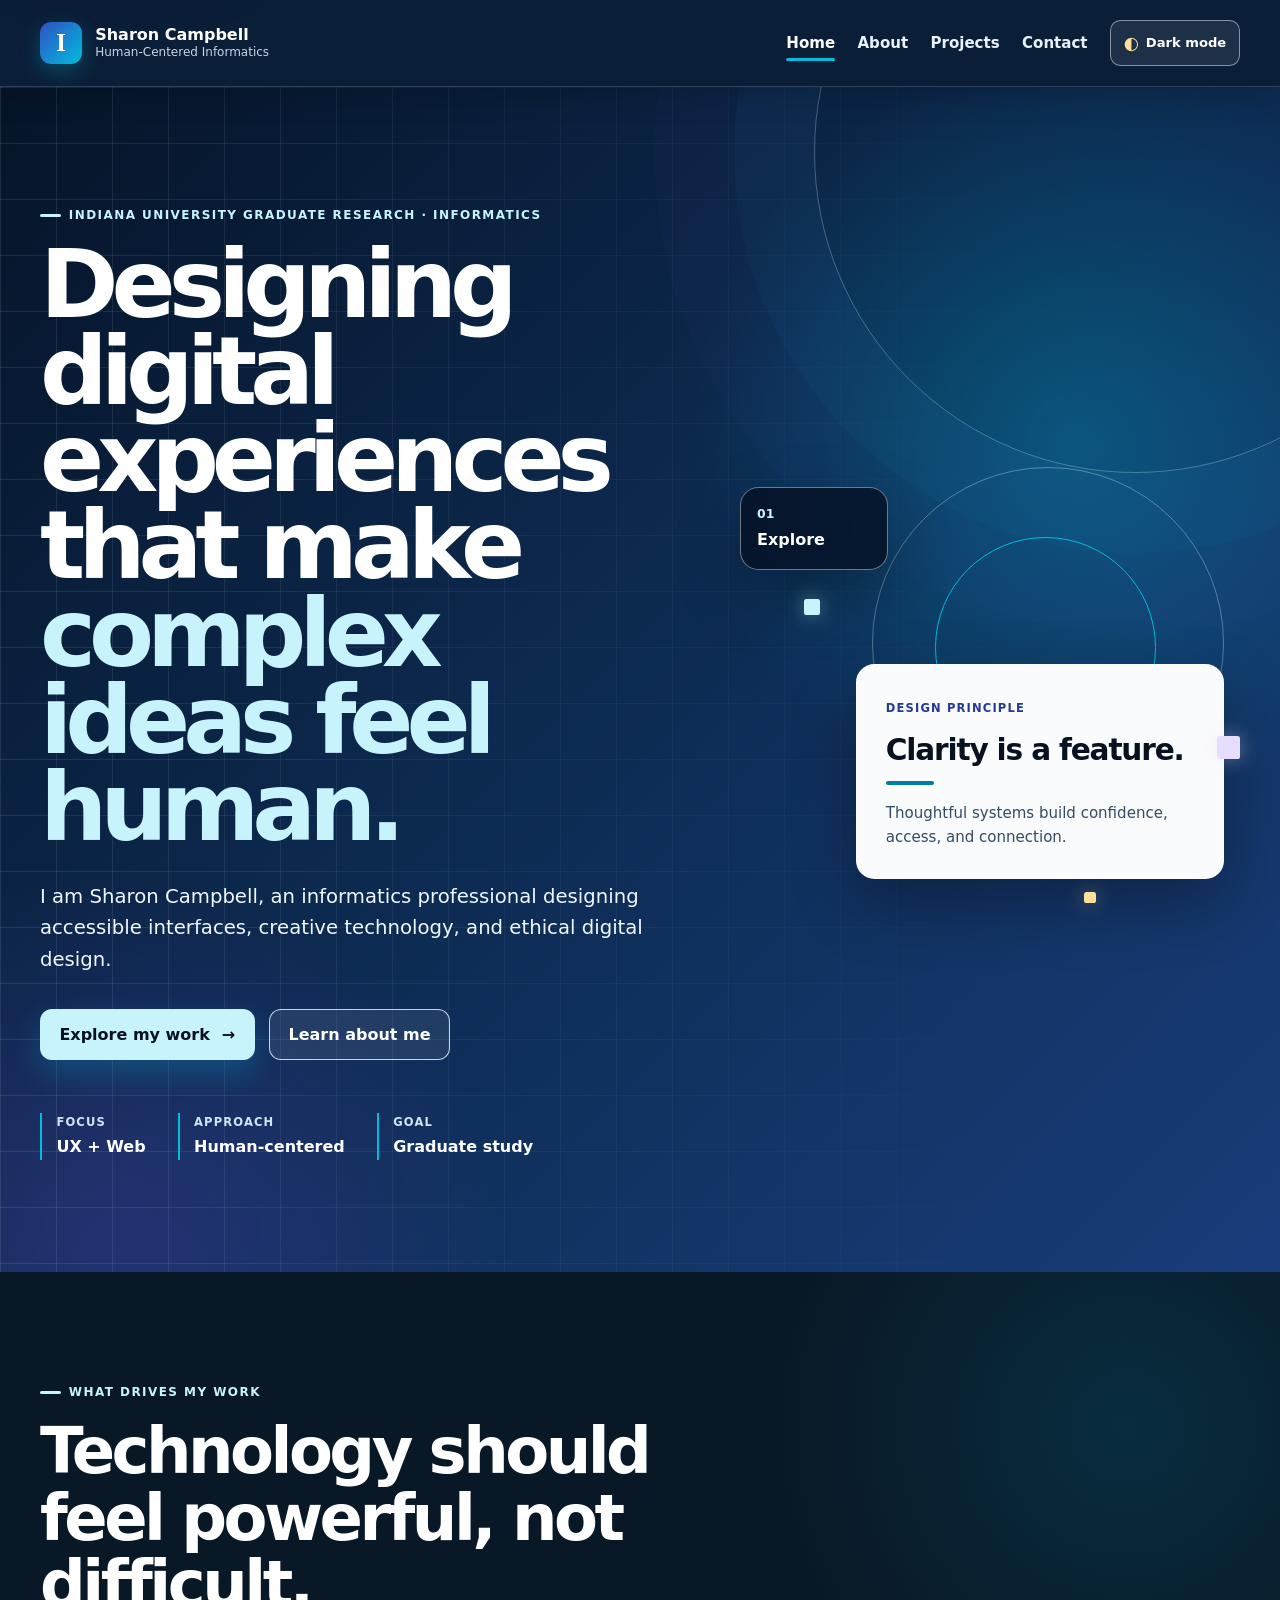
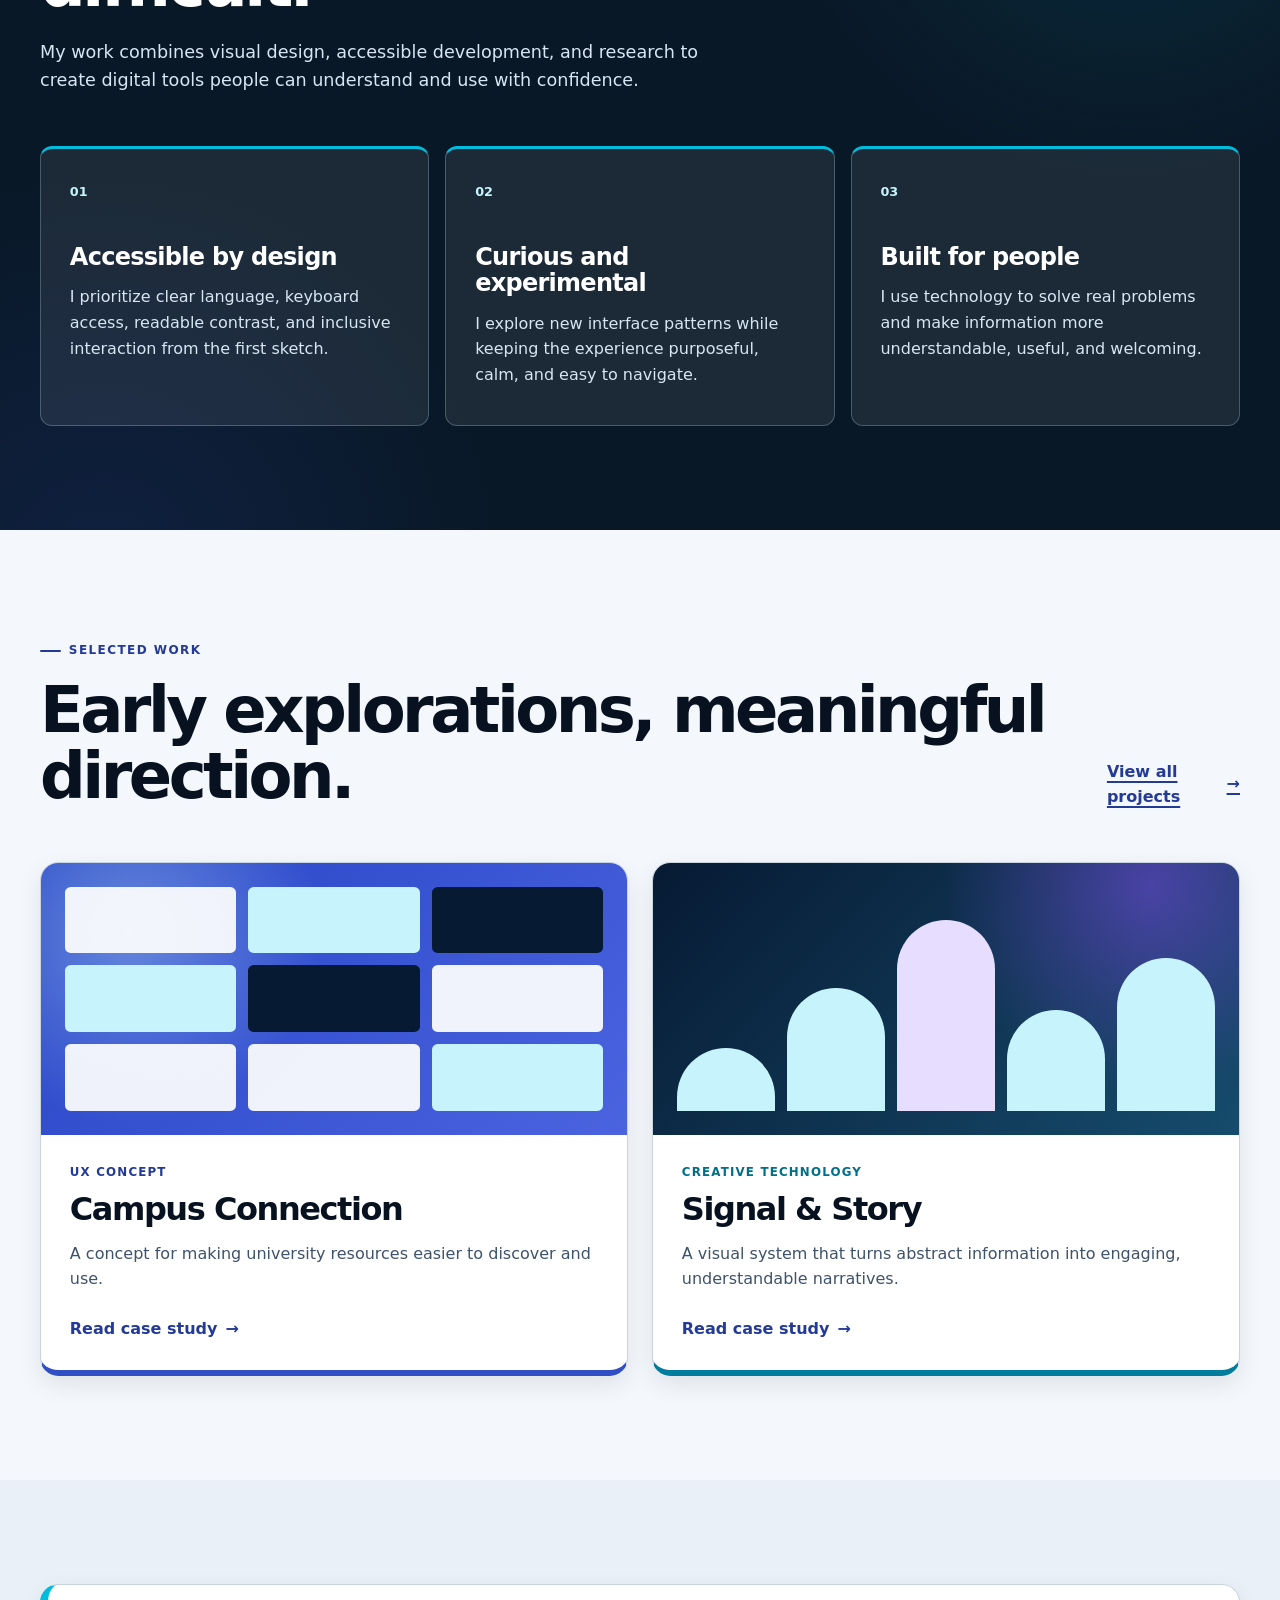
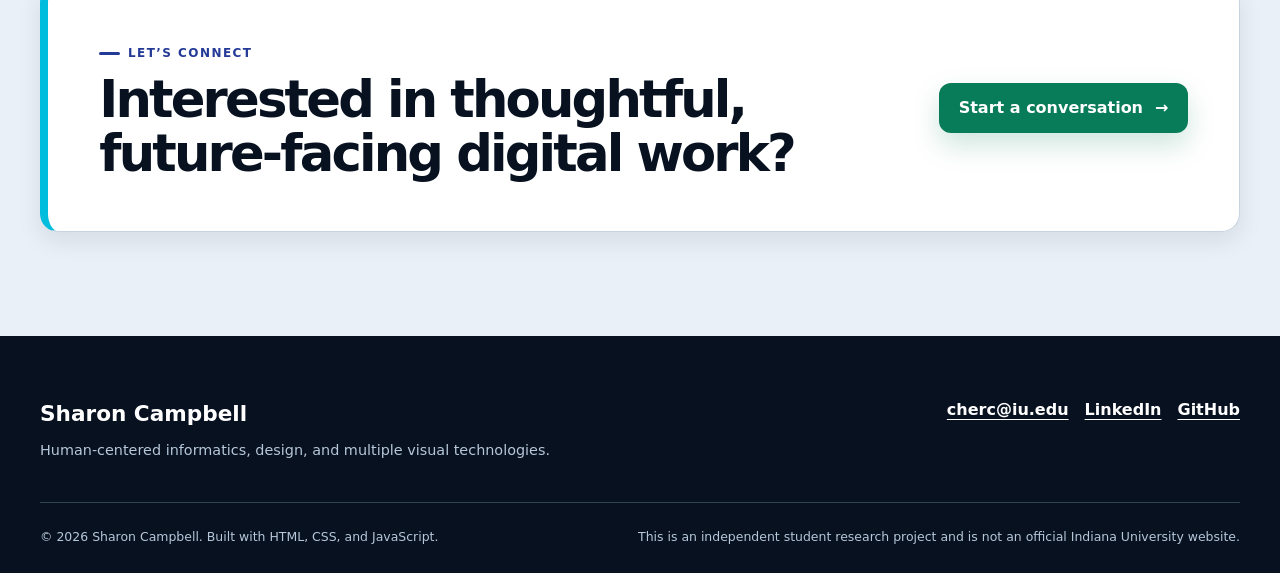
<file: index.html>
<!DOCTYPE html>
<html lang="en">

    <head>
        <meta charset="UTF-8">
        <meta name="viewport" content="width=device-width, initial-scale=1">
        <meta name="description"
            content="A graduate-school portfolio showcasing human-centered informatics, web design, and creative technology projects.">
        <meta name="theme-color" content="#990000">
        <title>Portfolio | Human-Centered Informatics</title>

        <link rel="stylesheet" href="css/styles.css">
        <script src="js/main.js" defer></script>
    </head>

    <body>
        <a class="skip-link" href="#main-content">Skip to main content</a>

        <header class="site-header">
            <div class="container header-inner">
                <a class="brand" href="index.html" aria-label="Portfolio home">
                    <span class="brand-mark" aria-hidden="true">I</span>
                    <span class="brand-text">
                        <span class="brand-name">Sharon Campbell</span>
                        <span class="brand-role">Human-Centered Informatics</span>
                    </span>
                </a>

                <button class="menu-button" type="button" aria-expanded="false" aria-controls="primary-navigation">
                    <span class="sr-only">Open navigation menu</span>
                    <span class="menu-icon" aria-hidden="true"></span>
                </button>

                <nav id="primary-navigation" class="primary-navigation" aria-label="Primary navigation">
                    <ul>
                        <li><a class="active" href="index.html" aria-current="page">Home</a></li>
                        <li><a href="about.html">About</a></li>
                        <li><a href="projects.html">Projects</a></li>
                        <li><a href="contact.html">Contact</a></li>
                    </ul>

                    <button class="theme-button" type="button" aria-pressed="false">
                        <span class="theme-icon" aria-hidden="true">◐</span>
                        <span class="theme-label">Color mode</span>
                    </button>
                </nav>
            </div>
        </header>

        <main id="main-content">
            <section class="hero">
                <div class="container hero-grid">
                    <div class="hero-content">
                        <p class="eyebrow">Indiana University Graduate Research · Informatics</p>

                        <h1>
                            Designing digital experiences that make
                            <span>complex ideas feel human.</span>
                        </h1>

                        <p class="hero-intro">
                            I am Sharon Campbell, an informatics professional designing
                            accessible interfaces, creative technology, and ethical digital design.
                        </p>

                        <div class="hero-actions">
                            <a class="button button-primary" href="projects.html">
                                Explore my work
                                <span aria-hidden="true">→</span>
                            </a>

                            <a class="button button-secondary" href="about.html">
                                Learn about me
                            </a>
                        </div>

                        <dl class="hero-stats" aria-label="Portfolio highlights">
                            <div>
                                <dt>Focus</dt>
                                <dd>UX + Web</dd>
                            </div>
                            <div>
                                <dt>Approach</dt>
                                <dd>Human-centered</dd>
                            </div>
                            <div>
                                <dt>Goal</dt>
                                <dd>Graduate study</dd>
                            </div>
                        </dl>
                    </div>

                    <div class="hero-art" aria-hidden="true">
                        <div class="orbit orbit-one"></div>
                        <div class="orbit orbit-two"></div>
                        <div class="hero-card hero-card-main">
                            <span class="card-label">Design principle</span>
                            <strong>Clarity is a feature.</strong>
                            <span class="card-line"></span>
                            <p>Thoughtful systems build confidence, access, and connection.</p>
                        </div>
                        <div class="hero-card hero-card-small">
                            <span>01</span>
                            <strong>Explore</strong>
                        </div>
                        <div class="pixel pixel-one"></div>
                        <div class="pixel pixel-two"></div>
                        <div class="pixel pixel-three"></div>
                    </div>
                </div>
            </section>

            <section class="section section-dark">
                <div class="container">
                    <div class="section-heading">
                        <p class="eyebrow">What drives my work</p>
                        <h2>Technology should feel powerful, not difficult.</h2>
                        <p>
                            My work combines visual design, accessible development, and research
                            to create digital tools people can understand and use with confidence.
                        </p>
                    </div>

                    <div class="values-grid">
                        <article class="value-card">
                            <span class="value-number" aria-hidden="true">01</span>
                            <h3>Accessible by design</h3>
                            <p>
                                I prioritize clear language, keyboard access, readable contrast,
                                and inclusive interaction from the first sketch.
                            </p>
                        </article>

                        <article class="value-card">
                            <span class="value-number" aria-hidden="true">02</span>
                            <h3>Curious and experimental</h3>
                            <p>
                                I explore new interface patterns while keeping the experience
                                purposeful, calm, and easy to navigate.
                            </p>
                        </article>

                        <article class="value-card">
                            <span class="value-number" aria-hidden="true">03</span>
                            <h3>Built for people</h3>
                            <p>
                                I use technology to solve real problems and make information more
                                understandable, useful, and welcoming.
                            </p>
                        </article>
                    </div>
                </div>
            </section>

            <section class="section featured-projects">
                <div class="container">
                    <div class="section-heading section-heading-row">
                        <div>
                            <p class="eyebrow">Selected work</p>
                            <h2>Early explorations, meaningful direction.</h2>
                        </div>

                        <a class="text-link" href="projects.html">
                            View all projects
                            <span aria-hidden="true">→</span>
                        </a>
                    </div>

                    <div class="projects-grid">
                        <article class="project-card project-card-crimson">
                            <div class="project-visual visual-grid" aria-hidden="true">
                                <span></span>
                                <span></span>
                                <span></span>
                                <span></span>
                                <span></span>
                                <span></span>
                                <span></span>
                                <span></span>
                                <span></span>
                            </div>

                            <div class="project-content">
                                <p class="project-type">UX concept</p>
                                <h3>Campus Connection</h3>
                                <p>
                                    A concept for making university resources easier
                                    to discover and use.
                                </p>
                                <a href="projects.html" class="project-link">
                                    Read case study
                                    <span aria-hidden="true">→</span>
                                </a>
                            </div>
                        </article>

                        <article class="project-card project-card-black">
                            <div class="project-visual visual-wave" aria-hidden="true">
                                <span></span>
                                <span></span>
                                <span></span>
                                <span></span>
                                <span></span>
                            </div>

                            <div class="project-content">
                                <p class="project-type">Creative technology</p>
                                <h3>Signal &amp; Story</h3>
                                <p>
                                    A visual system that turns abstract information into
                                    engaging, understandable narratives.
                                </p>
                                <a href="projects.html" class="project-link">
                                    Read case study
                                    <span aria-hidden="true">→</span>
                                </a>
                            </div>
                        </article>
                    </div>
                </div>
            </section>

            <section class="section callout">
                <div class="container callout-inner">
                    <div>
                        <p class="eyebrow">Let’s connect</p>
                        <h2>Interested in thoughtful, future-facing digital work?</h2>
                    </div>

                    <a class="button button-success" href="contact.html">
                        Start a conversation
                        <span aria-hidden="true">→</span>
                    </a>
                </div>
            </section>
        </main>

        <footer class="site-footer">
            <div class="container footer-inner">
                <div>
                    <a class="footer-brand" href="index.html">Sharon Campbell</a>
                    <p>Human-centered informatics, design, and multiple visual technologies.</p>
                </div>

                <div class="footer-links">
                    <a href="mailto:your-email@iu.edu">cherc@iu.edu</a>
                    <a href="https://www.linkedin.com/" target="_blank" rel="noopener noreferrer">
                        LinkedIn
                        <span class="sr-only">(opens in a new tab)</span>
                    </a>
                    <a href="https://github.com/" target="_blank" rel="noopener noreferrer">
                        GitHub
                        <span class="sr-only">(opens in a new tab)</span>
                    </a>
                </div>
            </div>

            <div class="container footer-bottom">
                <p>© <span id="current-year"></span> Sharon Campbell. Built with HTML, CSS, and JavaScript.</p>
                <p>This is an independent student research project and is not an official Indiana University website.
                </p>
            </div>
        </footer>
    </body>

</html>
</file>
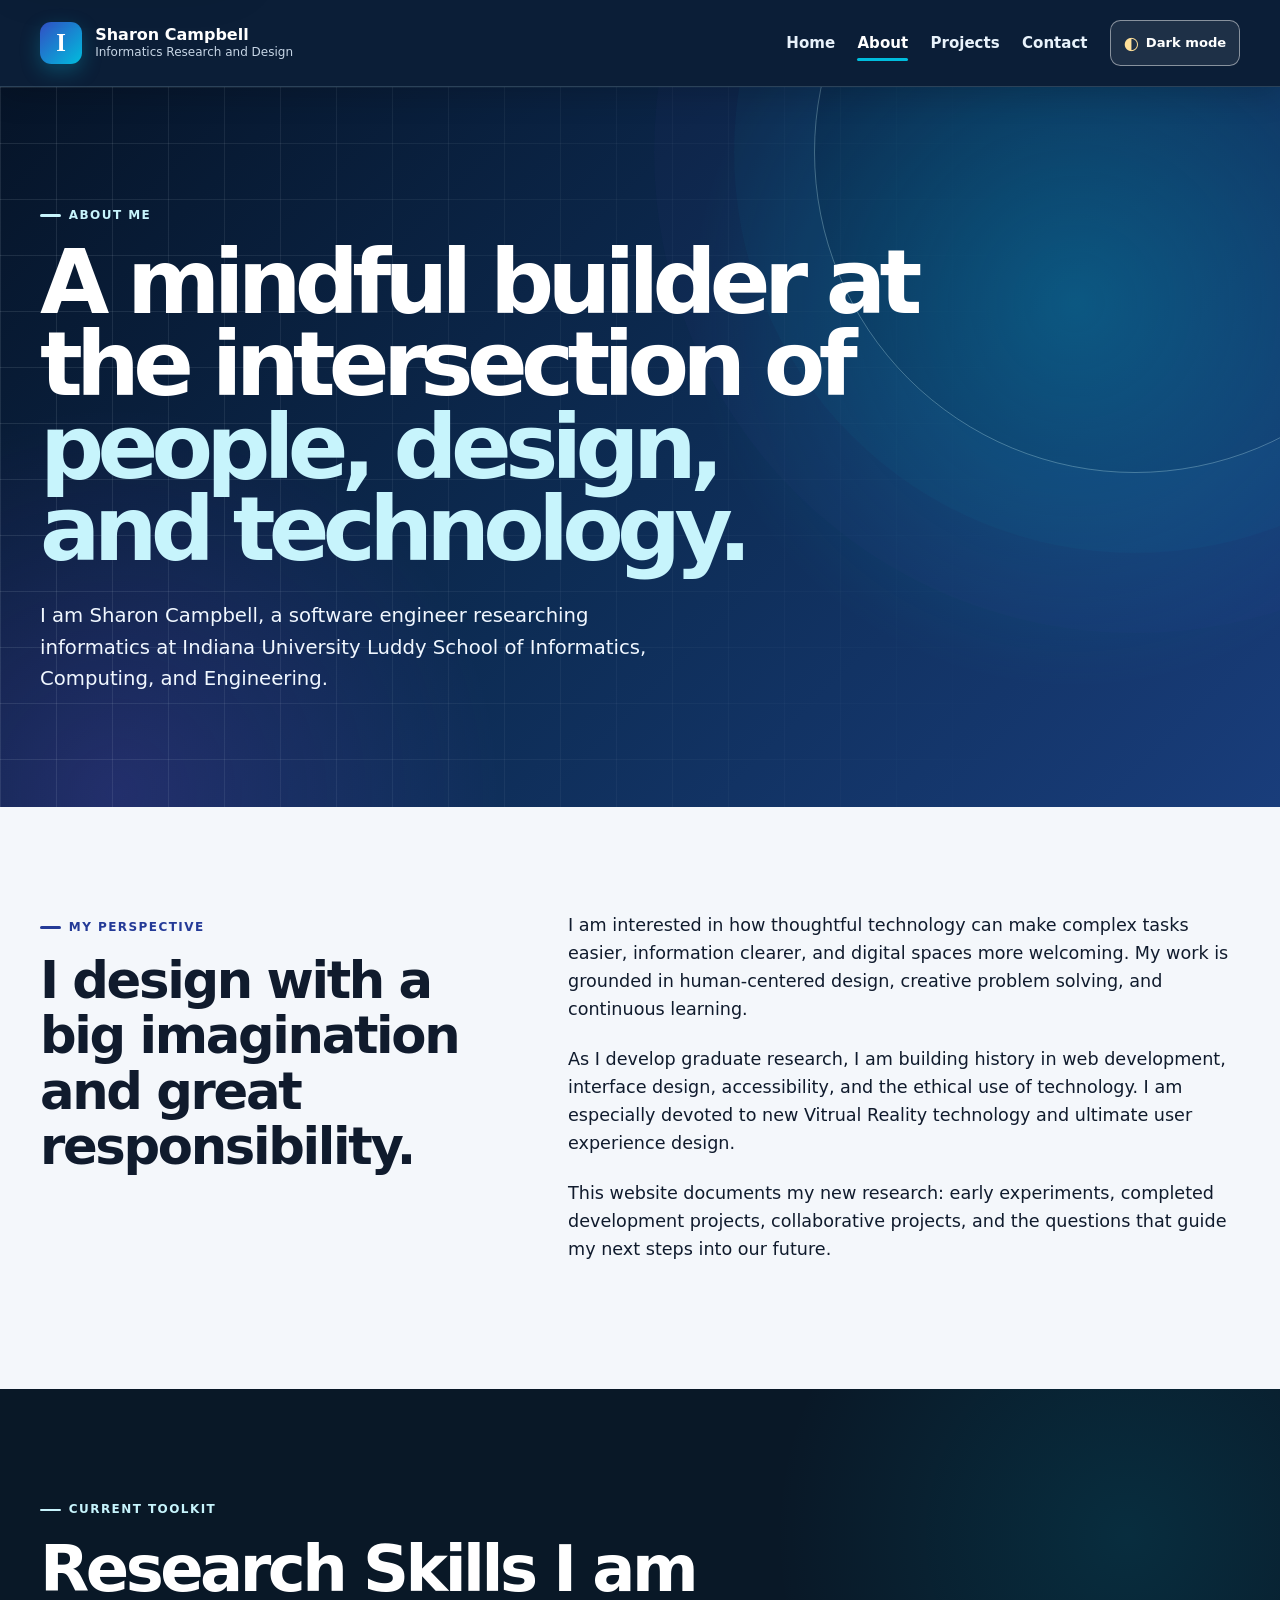
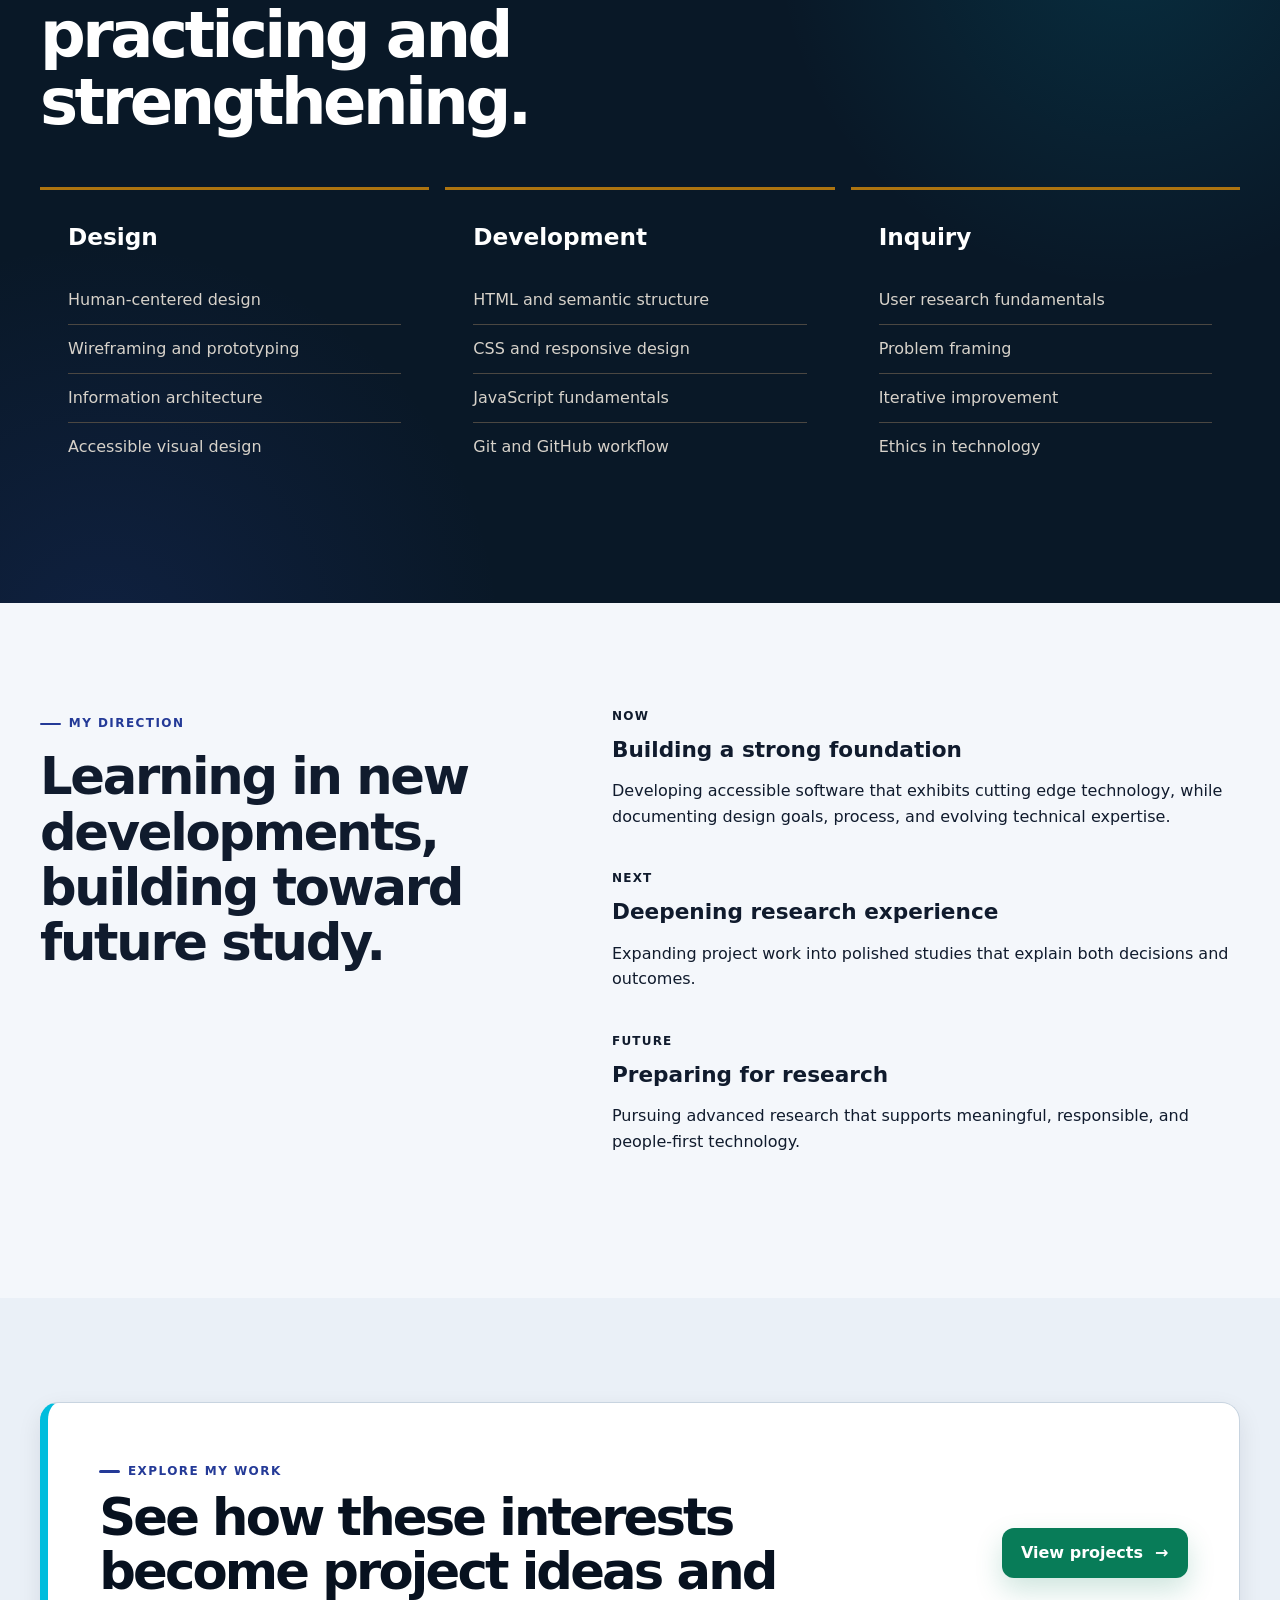
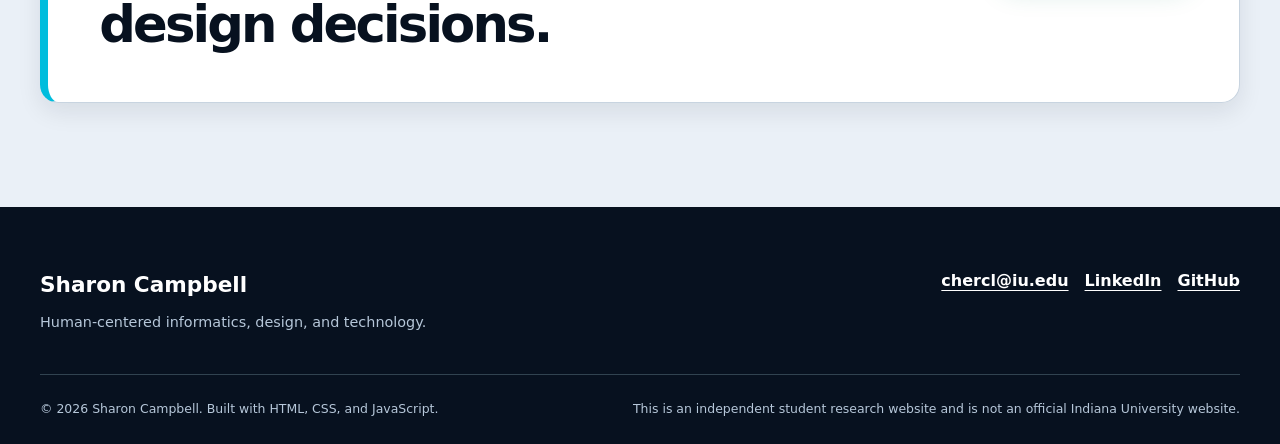
<file: about.html>
<!DOCTYPE html>
<html lang="en">

    <head>
        <meta charset="UTF-8">
        <meta name="viewport" content="width=device-width, initial-scale=1">
        <meta name="description"
            content="Learn about Sharon Campbell, a software engineer focused on accessible, human-centered digital experiences.">
        <meta name="theme-color" content="#990000">
        <title>About | Sharon Campbell</title>

        <link rel="stylesheet" href="css/styles.css">
        <script src="js/main.js" defer></script>
    </head>

    <body>
        <a class="skip-link" href="#main-content">Skip to main content</a>

        <header class="site-header">
            <div class="container header-inner">
                <a class="brand" href="index.html" aria-label="Portfolio home">
                    <span class="brand-mark" aria-hidden="true">I</span>
                    <span class="brand-text">
                        <span class="brand-name">Sharon Campbell</span>
                        <span class="brand-role">Informatics Research and Design</span>
                    </span>
                </a>

                <button class="menu-button" type="button" aria-expanded="false" aria-controls="primary-navigation">
                    <span class="sr-only">Open navigation menu</span>
                    <span class="menu-icon" aria-hidden="true"></span>
                </button>

                <nav id="primary-navigation" class="primary-navigation" aria-label="Primary navigation">
                    <ul>
                        <li><a href="index.html">Home</a></li>
                        <li><a class="active" href="about.html" aria-current="page">About</a></li>
                        <li><a href="projects.html">Projects</a></li>
                        <li><a href="contact.html">Contact</a></li>
                    </ul>

                    <button class="theme-button" type="button" aria-pressed="false">
                        <span class="theme-icon" aria-hidden="true">◐</span>
                        <span class="theme-label">Color mode</span>
                    </button>
                </nav>
            </div>
        </header>

        <main id="main-content">
            <section class="hero hero-page">
                <div class="container">
                    <p class="eyebrow">About me</p>

                    <h1>
                        A mindful builder at the intersection of
                        <span>people, design, and technology.</span>
                    </h1>

                    <p class="hero-intro">
                        I am Sharon Campbell, a software engineer researching informatics at Indiana University
                        Luddy School of Informatics, Computing, and Engineering.
                    </p>
                </div>
            </section>

            <section class="section">
                <div class="container about-grid">
                    <div>
                        <p class="eyebrow">My perspective</p>
                        <h2 class="about-heading">I design with a big imagination and great responsibility.</h2>
                    </div>

                    <div class="about-copy">
                        <p>
                            I am interested in how thoughtful technology can make complex tasks
                            easier, information clearer, and digital spaces more welcoming.
                            My work is grounded in human-centered design, creative problem
                            solving, and continuous learning.
                        </p>

                        <p>
                            As I develop graduate research, I am building history in web
                            development, interface design, accessibility, and the ethical use
                            of technology. I am especially devoted to new Vitrual Reality technology and ultimate user
                            experience design.
                        </p>

                        <p>
                            This website documents my new research: early experiments, completed
                            development projects, collaborative projects, and the questions that guide my
                            next steps into our future.
                        </p>
                    </div>
                </div>
            </section>

            <section class="section section-dark">
                <div class="container">
                    <div class="section-heading">
                        <p class="eyebrow">Current toolkit</p>
                        <h2>Research Skills I am practicing and strengthening.</h2>
                    </div>

                    <div class="skills-grid">
                        <article class="skill-card">
                            <h3>Design</h3>
                            <ul>
                                <li>Human-centered design</li>
                                <li>Wireframing and prototyping</li>
                                <li>Information architecture</li>
                                <li>Accessible visual design</li>
                            </ul>
                        </article>

                        <article class="skill-card">
                            <h3>Development</h3>
                            <ul>
                                <li>HTML and semantic structure</li>
                                <li>CSS and responsive design</li>
                                <li>JavaScript fundamentals</li>
                                <li>Git and GitHub workflow</li>
                            </ul>
                        </article>

                        <article class="skill-card">
                            <h3>Inquiry</h3>
                            <ul>
                                <li>User research fundamentals</li>
                                <li>Problem framing</li>
                                <li>Iterative improvement</li>
                                <li>Ethics in technology</li>
                            </ul>
                        </article>
                    </div>
                </div>
            </section>

            <section class="section">
                <div class="container timeline-layout">
                    <div>
                        <p class="eyebrow">My direction</p>
                        <h2 class="about-heading">Learning in new developments, building toward future study.</h2>
                    </div>

                    <ol class="timeline">
                        <li>
                            <span class="timeline-marker" aria-hidden="true"></span>
                            <div>
                                <p class="timeline-date">Now</p>
                                <h3>Building a strong foundation</h3>
                                <p>
                                    Developing accessible software that exhibits cutting edge technology, while
                                    documenting design
                                    goals, process, and evolving technical expertise.
                                </p>
                            </div>
                        </li>

                        <li>
                            <span class="timeline-marker" aria-hidden="true"></span>
                            <div>
                                <p class="timeline-date">Next</p>
                                <h3>Deepening research experience</h3>
                                <p>
                                    Expanding project work into polished studies
                                    that explain both decisions and outcomes.
                                </p>
                            </div>
                        </li>

                        <li>
                            <span class="timeline-marker" aria-hidden="true"></span>
                            <div>
                                <p class="timeline-date">Future</p>
                                <h3>Preparing for research</h3>
                                <p>
                                    Pursuing advanced research that supports meaningful, responsible,
                                    and people-first technology.
                                </p>
                            </div>
                        </li>
                    </ol>
                </div>
            </section>

            <section class="section callout">
                <div class="container callout-inner">
                    <div>
                        <p class="eyebrow">Explore my work</p>
                        <h2>See how these interests become project ideas and design decisions.</h2>
                    </div>

                    <a class="button button-success" href="projects.html">
                        View projects
                        <span aria-hidden="true">→</span>
                    </a>
                </div>
            </section>
        </main>

        <footer class="site-footer">
            <div class="container footer-inner">
                <div>
                    <a class="footer-brand" href="index.html">Sharon Campbell</a>
                    <p>Human-centered informatics, design, and technology.</p>
                </div>

                <div class="footer-links">
                    <a href="mailto:your-email@iu.edu">chercl@iu.edu</a>
                    <a href="https://www.linkedin.com/" target="_blank" rel="noopener noreferrer">
                        LinkedIn
                        <span class="sr-only">(opens in a new tab)</span>
                    </a>
                    <a href="https://github.com/" target="_blank" rel="noopener noreferrer">
                        GitHub
                        <span class="sr-only">(opens in a new tab)</span>
                    </a>
                </div>
            </div>

            <div class="container footer-bottom">
                <p>© <span id="current-year"></span> Sharon Campbell. Built with HTML, CSS, and JavaScript.</p>
                <p>This is an independent student research website and is not an official Indiana University website.
                </p>
            </div>
        </footer>
    </body>

</html>
</file>
<file: css/styles.css>
:root {
    /* Core light-surface palette */
    --page: #f4f7fb;
    --surface: #ffffff;
    --surface-soft: #eaf0f7;
    --surface-blue: #e8f6fb;

    /* Dark ink palette */
    --ink: #101b2d;
    --ink-strong: #07111f;
    --ink-muted: #3e526c;
    --ink-subtle: #60738c;

    /* Brand and accent palette */
    --navy: #071a33;
    --navy-2: #102b55;
    --indigo: #314fc4;
    --indigo-dark: #243a97;
    --cyan: #007d9d;
    --cyan-bright: #00bddd;
    --cyan-pale: #c7f4fc;
    --violet: #6f4ad9;
    --violet-pale: #e7ddff;
    --gold: #ad7410;
    --gold-pale: #ffe09a;
    --green: #087c58;
    --green-dark: #056446;

    /* Shared foundation */
    --white: #ffffff;
    --border: #c8d4e0;
    --border-strong: #91a8bd;

    --font-sans: Inter, ui-sans-serif, system-ui, -apple-system, BlinkMacSystemFont,
        "Segoe UI", Arial, Helvetica, sans-serif;

    --shadow-sm: 0 0.55rem 1.5rem rgba(7, 17, 31, 0.09);
    --shadow: 0 1.3rem 3.4rem rgba(7, 17, 31, 0.15);
    --shadow-strong: 0 1.5rem 4rem rgba(0, 0, 0, 0.3);

    --radius-sm: 0.75rem;
    --radius: 1.15rem;
    --max-width: 75rem;
    --transition: 180ms ease;
}

/*
  Dark mode changes only surface variables. Component-level color rules
  below retain intentional contrast on the hero, header, footer, and cards.
*/
body.dark-mode {
    --page: #081322;
    --surface: #102139;
    --surface-soft: #142b46;
    --surface-blue: #12364b;

    --ink: #edf5fc;
    --ink-strong: #ffffff;
    --ink-muted: #c5d3e1;
    --ink-subtle: #9cb1c5;

    --border: #35516e;
    --border-strong: #5c7896;

    --shadow-sm: 0 0.55rem 1.5rem rgba(0, 0, 0, 0.28);
    --shadow: 0 1.3rem 3.4rem rgba(0, 0, 0, 0.38);
    --shadow-strong: 0 1.5rem 4rem rgba(0, 0, 0, 0.55);
}

* {
    box-sizing: border-box;
}

html {
    scroll-behavior: smooth;
}

body {
    min-width: 20rem;
    margin: 0;
    color: var(--ink);
    background: var(--page);
    font-family: var(--font-sans);
    font-size: 1rem;
    line-height: 1.6;
}

img {
    display: block;
    max-width: 100%;
}

a {
    color: inherit;
}

button,
input,
textarea {
    font: inherit;
}

button {
    cursor: pointer;
}

:focus-visible {
    outline: 0.25rem solid var(--gold-pale);
    outline-offset: 0.25rem;
}

.sr-only {
    position: absolute;
    width: 0.0625rem;
    height: 0.0625rem;
    padding: 0;
    margin: -0.0625rem;
    overflow: hidden;
    clip: rect(0, 0, 0, 0);
    white-space: nowrap;
    border: 0;
}

.skip-link {
    position: fixed;
    z-index: 1000;
    top: 1rem;
    left: 1rem;
    padding: 0.75rem 1rem;
    border-radius: 0.5rem;
    color: var(--ink-strong);
    background: var(--gold-pale);
    box-shadow: var(--shadow);
    font-weight: 850;
    text-decoration: none;
    transform: translateY(-220%);
    transition: transform var(--transition);
}

.skip-link:focus {
    transform: translateY(0);
}

.container {
    width: min(100% - 2.5rem, var(--max-width));
    margin-inline: auto;
}

.section {
    padding: 6.5rem 0;
}

.eyebrow {
    display: inline-flex;
    align-items: center;
    gap: 0.5rem;
    margin: 0 0 1rem;
    color: var(--indigo-dark);
    font-size: 0.75rem;
    font-weight: 850;
    letter-spacing: 0.12em;
    text-transform: uppercase;
}

.eyebrow::before {
    width: 1.3rem;
    height: 0.15rem;
    border-radius: 10rem;
    background: currentColor;
    content: "";
}

.section-heading {
    max-width: 46rem;
    margin-bottom: 3.25rem;
}

.section-heading h2,
.callout h2 {
    margin: 0;
    color: var(--ink-strong);
    font-size: clamp(2.15rem, 5vw, 4rem);
    line-height: 1.04;
    letter-spacing: -0.055em;
}

.section-heading>p:last-child {
    max-width: 42rem;
    margin: 1.25rem 0 0;
    color: var(--ink-muted);
    font-size: 1.1rem;
}

.section-heading-row {
    display: flex;
    align-items: end;
    justify-content: space-between;
    gap: 2rem;
    max-width: none;
}

/* Header */
.site-header {
    position: sticky;
    z-index: 100;
    top: 0;
    border-bottom: 0.0625rem solid rgba(199, 244, 252, 0.17);
    background: rgba(7, 26, 51, 0.98);
    box-shadow: 0 0.6rem 1.8rem rgba(0, 0, 0, 0.16);
    backdrop-filter: blur(1rem);
}

.header-inner {
    display: flex;
    align-items: center;
    justify-content: space-between;
    min-height: 5.35rem;
    gap: 1rem;
}

.brand {
    display: inline-flex;
    align-items: center;
    gap: 0.8rem;
    color: var(--white);
    text-decoration: none;
}

.brand-mark {
    display: grid;
    width: 2.65rem;
    aspect-ratio: 1;
    place-items: center;
    border-radius: 0.7rem;
    color: var(--white);
    background: linear-gradient(135deg, var(--indigo), var(--cyan-bright));
    box-shadow: 0 0.45rem 1.25rem rgba(0, 189, 221, 0.27);
    font-family: Georgia, "Times New Roman", serif;
    font-size: 1.55rem;
    font-weight: 700;
}

.brand-text {
    display: grid;
    line-height: 1.12;
}

.brand-name {
    color: var(--white);
    font-size: 1rem;
    font-weight: 850;
}

.brand-role {
    margin-top: 0.18rem;
    color: #c7d6e6;
    font-size: 0.75rem;
}

.primary-navigation {
    display: flex;
    align-items: center;
    gap: 1.4rem;
}

.primary-navigation ul {
    display: flex;
    align-items: center;
    gap: 1.4rem;
    padding: 0;
    margin: 0;
    list-style: none;
}

.primary-navigation a {
    position: relative;
    color: #e8f2fb;
    font-size: 0.94rem;
    font-weight: 750;
    text-decoration: none;
    transition: color var(--transition);
}

.primary-navigation a:hover,
.primary-navigation a.active {
    color: var(--white);
}

.primary-navigation a::after {
    position: absolute;
    right: 0;
    bottom: -0.55rem;
    left: 0;
    height: 0.16rem;
    border-radius: 10rem;
    background: var(--cyan-bright);
    content: "";
    transform: scaleX(0);
    transform-origin: left;
    transition: transform var(--transition);
}

.primary-navigation a:hover::after,
.primary-navigation a.active::after {
    transform: scaleX(1);
}

.theme-button,
.menu-button {
    display: inline-flex;
    align-items: center;
    justify-content: center;
    border: 0.0625rem solid rgba(255, 255, 255, 0.48);
    border-radius: 0.65rem;
    color: var(--white);
    background: rgba(255, 255, 255, 0.08);
    transition:
        color var(--transition),
        background var(--transition),
        border-color var(--transition),
        transform var(--transition);
}

.theme-button:hover,
.menu-button:hover {
    border-color: var(--cyan-bright);
    background: rgba(0, 189, 221, 0.19);
    transform: translateY(-0.1rem);
}

.theme-button {
    min-height: 2.6rem;
    padding: 0.5rem 0.8rem;
    gap: 0.42rem;
    font-size: 0.82rem;
    font-weight: 800;
}

.theme-icon {
    color: var(--gold-pale);
    font-size: 1.1rem;
}

.menu-button {
    display: none;
    width: 2.8rem;
    height: 2.8rem;
}

.menu-icon,
.menu-icon::before,
.menu-icon::after {
    display: block;
    width: 1.25rem;
    height: 0.13rem;
    border-radius: 10rem;
    background: currentColor;
    content: "";
    transition: transform var(--transition);
}

.menu-icon {
    position: relative;
}

.menu-icon::before {
    position: absolute;
    top: -0.38rem;
}

.menu-icon::after {
    position: absolute;
    top: 0.38rem;
}

.menu-button[aria-expanded="true"] .menu-icon {
    background: transparent;
}

.menu-button[aria-expanded="true"] .menu-icon::before {
    top: 0;
    transform: rotate(45deg);
}

.menu-button[aria-expanded="true"] .menu-icon::after {
    top: 0;
    transform: rotate(-45deg);
}

/* Hero: all foreground colors are explicit for reliable contrast */
.hero {
    position: relative;
    isolation: isolate;
    overflow: hidden;
    min-height: 43rem;
    padding: 7rem 0;
    color: var(--white);
    background:
        radial-gradient(circle at 84% 30%, rgba(0, 189, 221, 0.28), transparent 24rem),
        radial-gradient(circle at 9% 98%, rgba(111, 74, 217, 0.23), transparent 24rem),
        linear-gradient(135deg, #061428 0%, #0d2c54 52%, #193d7b 100%);
}

.hero::before {
    position: absolute;
    z-index: -1;
    inset: 0;
    background-image:
        linear-gradient(rgba(231, 249, 255, 0.1) 0.0625rem, transparent 0.0625rem),
        linear-gradient(90deg, rgba(231, 249, 255, 0.1) 0.0625rem, transparent 0.0625rem);
    background-size: 3.5rem 3.5rem;
    content: "";
    mask-image: linear-gradient(to right, black, transparent 82%);
}

.hero::after {
    position: absolute;
    z-index: -1;
    top: -16rem;
    right: -11rem;
    width: 40rem;
    aspect-ratio: 1;
    border: 0.0625rem solid rgba(199, 244, 252, 0.3);
    border-radius: 50%;
    box-shadow:
        0 0 0 5rem rgba(0, 189, 221, 0.035),
        0 0 0 10rem rgba(111, 74, 217, 0.028);
    content: "";
}

.hero-grid {
    position: relative;
    display: grid;
    grid-template-columns: minmax(0, 1.12fr) minmax(18rem, 0.88fr);
    align-items: center;
    gap: 4rem;
    min-height: 29rem;
}

.hero .eyebrow {
    color: var(--cyan-pale);
}

.hero h1 {
    max-width: 48rem;
    margin: 0;
    color: #ffffff;
    font-size: clamp(3.2rem, 7.4vw, 6.9rem);
    font-weight: 850;
    line-height: 0.92;
    letter-spacing: -0.075em;
    text-wrap: balance;
}

.hero h1 span {
    display: block;
    color: var(--cyan-pale);
}

.hero-intro {
    max-width: 38rem;
    margin: 1.85rem 0 0;
    color: #f0f7ff;
    font-size: clamp(1.06rem, 2vw, 1.23rem);
}

.hero-actions {
    display: flex;
    flex-wrap: wrap;
    gap: 0.9rem;
    margin-top: 2.15rem;
}

.button {
    display: inline-flex;
    align-items: center;
    justify-content: center;
    min-height: 3.15rem;
    padding: 0.85rem 1.15rem;
    gap: 0.75rem;
    border: 0.12rem solid transparent;
    border-radius: 0.75rem;
    font-weight: 850;
    line-height: 1;
    text-decoration: none;
    transition:
        transform var(--transition),
        box-shadow var(--transition),
        background var(--transition),
        border-color var(--transition),
        color var(--transition);
}

.button:hover {
    transform: translateY(-0.18rem);
}

.button-primary {
    color: #07111f;
    background: var(--cyan-pale);
    box-shadow: 0 0.8rem 1.8rem rgba(0, 189, 221, 0.24);
}

.button-primary:hover {
    color: #07111f;
    background: var(--white);
    box-shadow: 0 1rem 2.2rem rgba(0, 189, 221, 0.35);
}

.button-secondary {
    border-color: rgba(255, 255, 255, 0.78);
    color: var(--white);
    background: rgba(255, 255, 255, 0.08);
}

.button-secondary:hover {
    border-color: var(--white);
    color: #07111f;
    background: var(--white);
}

.button-success {
    color: var(--white);
    background: var(--green);
    box-shadow: 0 0.75rem 1.75rem rgba(8, 124, 88, 0.2);
}

.button-success:hover {
    color: var(--white);
    background: var(--green-dark);
}

.hero-stats {
    display: flex;
    flex-wrap: wrap;
    gap: 2rem;
    margin: 3.3rem 0 0;
}

.hero-stats div {
    padding-left: 0.9rem;
    border-left: 0.18rem solid var(--cyan-bright);
}

.hero-stats dt {
    color: #d0e4f5;
    font-size: 0.72rem;
    font-weight: 850;
    letter-spacing: 0.1em;
    text-transform: uppercase;
}

.hero-stats dd {
    margin: 0.2rem 0 0;
    color: var(--white);
    font-weight: 800;
}

.hero-art {
    position: relative;
    min-height: 28rem;
}

.orbit {
    position: absolute;
    border: 0.0625rem solid rgba(225, 246, 255, 0.33);
    border-radius: 50%;
}

.orbit-one {
    top: 0.75rem;
    right: 1rem;
    width: 22rem;
    aspect-ratio: 1;
}

.orbit-two {
    top: 5.1rem;
    right: 5.25rem;
    width: 13.8rem;
    aspect-ratio: 1;
    border-color: var(--cyan-bright);
}

.hero-card {
    position: absolute;
    border: 0.0625rem solid rgba(255, 255, 255, 0.42);
    border-radius: var(--radius);
    box-shadow: var(--shadow-strong);
    backdrop-filter: blur(0.8rem);
}

.hero-card-main {
    right: 1rem;
    bottom: 1.5rem;
    width: min(100%, 23rem);
    padding: 1.8rem;
    color: #101b2d;
    background: rgba(255, 255, 255, 0.98);
}

.card-label {
    color: var(--indigo-dark);
    font-size: 0.72rem;
    font-weight: 850;
    letter-spacing: 0.1em;
    text-transform: uppercase;
}

.hero-card-main strong {
    display: block;
    margin-top: 1rem;
    color: #07111f;
    font-size: 1.85rem;
    line-height: 1.02;
    letter-spacing: -0.04em;
}

.hero-card-main p {
    margin: 1rem 0 0;
    color: #334b65;
    font-size: 0.94rem;
}

.card-line {
    display: block;
    width: 3rem;
    height: 0.25rem;
    margin-top: 1rem;
    border-radius: 20rem;
    background: var(--cyan);
}

.hero-card-small {
    top: 2rem;
    left: 0;
    display: grid;
    gap: 0.2rem;
    min-width: 9.25rem;
    padding: 1rem;
    color: var(--white);
    background: rgba(4, 17, 36, 0.82);
}

.hero-card-small span {
    color: var(--cyan-pale);
    font-size: 0.78rem;
    font-weight: 850;
}

.pixel {
    position: absolute;
    width: 1rem;
    aspect-ratio: 1;
    border-radius: 0.16rem;
    background: var(--cyan-pale);
    box-shadow: 0 0 1.25rem rgba(199, 244, 252, 0.45);
}

.pixel-one {
    top: 9rem;
    left: 4rem;
}

.pixel-two {
    right: 0;
    bottom: 9rem;
    width: 1.45rem;
    background: var(--violet-pale);
    box-shadow: 0 0 1.25rem rgba(231, 221, 255, 0.42);
}

.pixel-three {
    right: 9rem;
    bottom: 0;
    width: 0.72rem;
    background: var(--gold-pale);
    box-shadow: 0 0 1.2rem rgba(255, 224, 154, 0.42);
}

/* Values section: deliberately dark so every text color is explicit */
.section-dark {
    position: relative;
    overflow: hidden;
    color: var(--white);
    background: #091827;
}

.section-dark::before {
    position: absolute;
    inset: 0;
    background:
        radial-gradient(circle at 88% 18%, rgba(0, 189, 221, 0.13), transparent 22rem),
        radial-gradient(circle at 8% 105%, rgba(49, 79, 196, 0.16), transparent 25rem);
    content: "";
    pointer-events: none;
}

.section-dark .container {
    position: relative;
}

.section-dark .eyebrow {
    color: var(--cyan-pale);
}

.section-dark h2 {
    color: #ffffff;
}

.section-dark .section-heading>p:last-child {
    color: #d8e6f2;
}

.values-grid {
    display: grid;
    grid-template-columns: repeat(3, 1fr);
    gap: 1rem;
}

.value-card {
    min-height: 17.5rem;
    padding: 1.8rem;
    border: 0.0625rem solid rgba(199, 244, 252, 0.25);
    border-top: 0.24rem solid var(--cyan-bright);
    border-radius: var(--radius-sm);
    background: rgba(255, 255, 255, 0.08);
    transition:
        transform var(--transition),
        border-color var(--transition),
        background var(--transition);
}

.value-card:hover {
    border-color: rgba(199, 244, 252, 0.68);
    background: rgba(255, 255, 255, 0.12);
    transform: translateY(-0.3rem);
}

.value-number {
    color: var(--cyan-pale);
    font-size: 0.8rem;
    font-weight: 850;
}

.value-card h3 {
    margin: 2.5rem 0 0;
    color: #ffffff;
    font-size: 1.5rem;
    line-height: 1.1;
    letter-spacing: -0.03em;
}

.value-card p {
    margin: 0.9rem 0 0;
    color: #d8e6f2;
}

/* Project section: light surface has explicitly dark text */
.featured-projects {
    background: var(--page);
}

.text-link {
    display: inline-flex;
    align-items: center;
    gap: 0.55rem;
    color: var(--indigo-dark);
    font-weight: 850;
    text-decoration-thickness: 0.13rem;
    text-underline-offset: 0.28rem;
}

.text-link:hover {
    color: var(--cyan);
}

.projects-grid {
    display: grid;
    grid-template-columns: repeat(2, 1fr);
    gap: 1.5rem;
}

.project-card {
    display: grid;
    grid-template-rows: 17rem auto;
    overflow: hidden;
    border: 0.0625rem solid var(--border);
    border-radius: var(--radius);
    background: var(--surface);
    box-shadow: var(--shadow-sm);
    transition:
        transform var(--transition),
        box-shadow var(--transition);
}

.project-card:hover {
    box-shadow: var(--shadow);
    transform: translateY(-0.38rem);
}

.project-visual {
    position: relative;
    overflow: hidden;
}

.project-content {
    padding: 1.8rem;
}

.project-type {
    margin: 0;
    font-size: 0.74rem;
    font-weight: 850;
    letter-spacing: 0.1em;
    text-transform: uppercase;
}

.project-card h3 {
    margin: 0.65rem 0 0;
    color: var(--ink-strong);
    font-size: 2rem;
    line-height: 1;
    letter-spacing: -0.045em;
}

.project-card p:not(.project-type) {
    margin: 1rem 0 0;
    color: var(--ink-muted);
}

.project-link {
    display: inline-flex;
    gap: 0.5rem;
    margin-top: 1.5rem;
    color: var(--indigo-dark);
    font-weight: 850;
    text-decoration: none;
}

.project-link:hover {
    color: var(--cyan);
    text-decoration: underline;
    text-underline-offset: 0.28rem;
}

.project-card-crimson {
    border-bottom: 0.38rem solid var(--indigo);
}

.project-card-crimson .project-type {
    color: var(--indigo-dark);
}

.project-card-black {
    border-bottom: 0.38rem solid var(--cyan);
}

.project-card-black .project-type {
    color: #006f8a;
}

.visual-grid {
    display: grid;
    grid-template-columns: repeat(3, 1fr);
    padding: 1.5rem;
    gap: 0.75rem;
    background:
        radial-gradient(circle at 15% 25%, rgba(199, 244, 252, 0.36), transparent 12rem),
        linear-gradient(135deg, #2745c6, #4b63df);
}

.visual-grid span {
    border-radius: 0.35rem;
    background: rgba(255, 255, 255, 0.92);
    transition: transform var(--transition);
}

.visual-grid span:nth-child(2),
.visual-grid span:nth-child(4),
.visual-grid span:nth-child(9) {
    background: var(--cyan-pale);
}

.visual-grid span:nth-child(3),
.visual-grid span:nth-child(5) {
    background: #071a33;
}

.project-card:hover .visual-grid span:nth-child(2),
.project-card:hover .visual-grid span:nth-child(6) {
    transform: scale(0.72);
}

.visual-wave {
    display: flex;
    align-items: end;
    gap: 0.75rem;
    padding: 1.5rem;
    background:
        radial-gradient(circle at 85% 8%, rgba(111, 74, 217, 0.6), transparent 13rem),
        linear-gradient(135deg, #071a33, #164c6d);
}

.visual-wave span {
    width: 100%;
    background: var(--cyan-pale);
    border-radius: 100vw 100vw 0 0;
}

.visual-wave span:nth-child(1) {
    height: 28%;
}

.visual-wave span:nth-child(2) {
    height: 55%;
}

.visual-wave span:nth-child(3) {
    height: 85%;
    background: var(--violet-pale);
}

.visual-wave span:nth-child(4) {
    height: 45%;
}

.visual-wave span:nth-child(5) {
    height: 68%;
}

/* Callout: explicit dark text on a white card */
.callout {
    background: var(--surface-soft);
}

.callout-inner {
    display: flex;
    align-items: center;
    justify-content: space-between;
    gap: 2rem;
    padding: 3.2rem;
    border: 0.0625rem solid var(--border);
    border-left: 0.55rem solid var(--cyan-bright);
    border-radius: var(--radius);
    background: var(--surface);
    box-shadow: var(--shadow-sm);
}

.callout .eyebrow {
    margin-bottom: 0.65rem;
}

.callout h2 {
    max-width: 45rem;
    color: var(--ink-strong);
    font-size: clamp(1.95rem, 4vw, 3.2rem);
}

/* Footer */
.site-footer {
    padding: 3.8rem 0 1.6rem;
    color: #dce9f5;
    background: #07111f;
}

.footer-inner,
.footer-bottom {
    display: flex;
    justify-content: space-between;
    gap: 2rem;
}

.footer-inner {
    align-items: start;
}

.footer-brand {
    color: #ffffff;
    font-size: 1.35rem;
    font-weight: 850;
    text-decoration: none;
}

.site-footer p {
    margin: 0.5rem 0 0;
    color: #b6c7d9;
    font-size: 0.9rem;
}

.footer-links {
    display: flex;
    flex-wrap: wrap;
    justify-content: end;
    gap: 1rem;
}

.footer-links a {
    color: #ffffff;
    font-weight: 750;
    text-underline-offset: 0.28rem;
}

.footer-links a:hover {
    color: var(--cyan-pale);
}

.footer-bottom {
    padding-top: 1.5rem;
    margin-top: 2.5rem;
    border-top: 0.0625rem solid rgba(199, 244, 252, 0.22);
}

.footer-bottom p {
    max-width: 38rem;
    margin: 0;
    font-size: 0.78rem;
}

/* Tablet and smaller screens */
@media (max-width: 52rem) {
    .hero-grid {
        grid-template-columns: 1fr;
        gap: 2.5rem;
    }

    .hero-art {
        min-height: 22rem;
        max-width: 31rem;
        width: 100%;
        margin-left: auto;
    }

    .values-grid {
        grid-template-columns: 1fr;
    }

    .value-card {
        min-height: auto;
    }

    .value-card h3 {
        margin-top: 1rem;
    }
}

/* Mobile screens */
@media (max-width: 44rem) {
    .section {
        padding: 4.5rem 0;
    }

    .container {
        width: min(100% - 2rem, var(--max-width));
    }

    .header-inner {
        min-height: 4.8rem;
    }

    .brand-role {
        font-size: 0.69rem;
    }

    .menu-button {
        display: inline-flex;
    }

    .primary-navigation {
        position: absolute;
        top: 100%;
        right: 0;
        left: 0;
        display: none;
        align-items: stretch;
        padding: 1rem;
        border-bottom: 0.0625rem solid rgba(199, 244, 252, 0.2);
        background: #071a33;
        box-shadow: var(--shadow);
    }

    .primary-navigation.open {
        display: flex;
        flex-direction: column;
    }

    .primary-navigation ul {
        flex-direction: column;
        align-items: stretch;
        gap: 0;
    }

    .primary-navigation li {
        border-bottom: 0.0625rem solid rgba(199, 244, 252, 0.18);
    }

    .primary-navigation a {
        display: block;
        padding: 0.9rem 0;
    }

    .primary-navigation a::after {
        display: none;
    }

    .theme-button {
        width: 100%;
    }

    .hero {
        min-height: auto;
        padding: 5rem 0;
    }

    .hero h1 {
        font-size: clamp(2.9rem, 15vw, 4.6rem);
    }

    .hero-stats {
        gap: 1rem;
    }

    .hero-art {
        min-height: 18rem;
    }

    .orbit-one {
        top: 1rem;
        right: 0;
        width: 17rem;
    }

    .orbit-two {
        top: 3.5rem;
        right: 3rem;
        width: 11rem;
    }

    .hero-card-main {
        right: 0;
        bottom: 0;
    }

    .hero-card-small {
        left: 0;
    }

    .section-heading-row,
    .callout-inner,
    .footer-inner,
    .footer-bottom {
        align-items: start;
        flex-direction: column;
    }

    .projects-grid {
        grid-template-columns: 1fr;
    }

    .callout-inner {
        padding: 2rem;
    }

    .footer-links {
        justify-content: start;
    }
}

/* Respect a visitor's operating-system reduced-motion preference */
@media (prefers-reduced-motion: reduce) {

    *,
    *::before,
    *::after {
        scroll-behavior: auto !important;
        transition-duration: 0.01ms !important;
        animation-duration: 0.01ms !important;
        animation-iteration-count: 1 !important;
    }
}

.hero-page {
    min-height: 30rem;
    display: flex;
    align-items: center;
}

.hero-page h1 {
    max-width: 58rem;
    font-size: clamp(3rem, 7vw, 6rem);
}

.about-grid,
.timeline-layout {
    display: grid;
    grid-template-columns: minmax(15rem, 0.8fr) minmax(0, 1.2fr);
    gap: 5rem;
}

.about-heading {
    margin: 0;
    color: var(--black);
    font-size: clamp(2rem, 4vw, 3.3rem);
    line-height: 1.08;
    letter-spacing: -0.045em;
}

.about-copy {
    max-width: 44rem;
    color: var(--gray-700);
    font-size: 1.1rem;
}

.about-copy p {
    margin: 0 0 1.35rem;
}

.skills-grid {
    display: grid;
    grid-template-columns: repeat(3, 1fr);
    gap: 1rem;
}

.skill-card {
    padding: 1.75rem;
    border-top: 0.2rem solid var(--gold);
    background: var(--black-soft);
}

.skill-card h3 {
    margin: 0;
    color: var(--white);
    font-size: 1.45rem;
}

.skill-card ul {
    padding: 0;
    margin: 1.3rem 0 0;
    list-style: none;
}

.skill-card li {
    padding: 0.7rem 0;
    border-bottom: 0.0625rem solid #4b4742;
    color: #d7d2ca;
}

.skill-card li:last-child {
    border-bottom: 0;
}

.timeline {
    padding: 0;
    margin: 0;
    list-style: none;
}

.timeline li {
    position: relative;
    display: grid;
    grid-template-columns: 1.5rem 1fr;
    gap: 1.25rem;
    padding-bottom: 2.5rem;
}

.timeline li:not(:last-child)::before {
    position: absolute;
    top: 1.3rem;
    left: 0.45rem;
    width: 0.12rem;
    height: calc(100% - 1.3rem);
    background: var(--gray-300);
    content: "";
}

.timeline-marker {
    z-index: 1;
    width: 1rem;
    height: 1rem;
    margin-top: 0.35rem;
    border: 0.2rem solid var(--cream);
    border-radius: 50%;
    background: var(--crimson);
}

.timeline-date {
    margin: 0;
    color: var(--crimson);
    font-size: 0.75rem;
    font-weight: 800;
    letter-spacing: 0.1em;
    text-transform: uppercase;
}

.timeline h3 {
    margin: 0.4rem 0 0;
    color: var(--black);
    font-size: 1.35rem;
}

.timeline p:last-child {
    margin: 0.7rem 0 0;
    color: var(--gray-700);
}

@media (max-width: 52rem) {

    .about-grid,
    .timeline-layout,
    .skills-grid {
        grid-template-columns: 1fr;
        gap: 2rem;
    }
}
</file>
